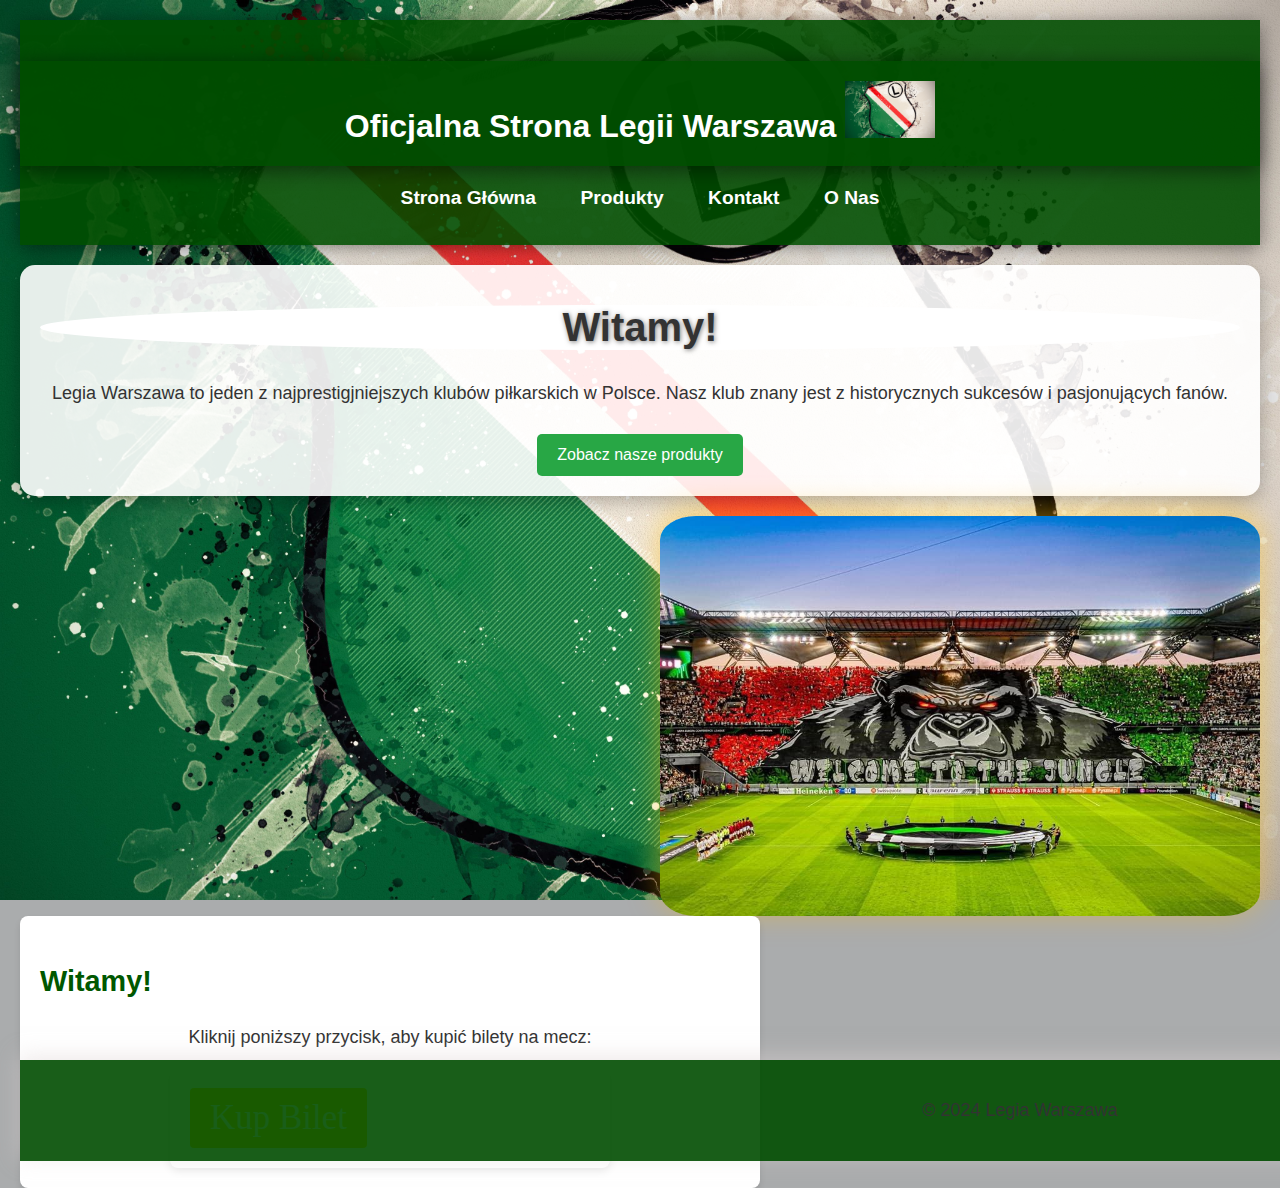
<file: templates/index.html>
<!DOCTYPE html>
<html lang="en">
<head>
    <meta charset="UTF-8">
    <meta name="viewport" content="width=device-width, initial-scale=1.0">
    <title>Legia Warszawa - Ana Sayfa</title>
    <link rel="stylesheet" href="/static/style.css">
</head>
<body>
    <header>
        <h1>Oficjalna Strona Legii Warszawa <img src="/static/img/arkaaaplan.jpg" alt="log" id="log"></h1>
        
        <nav>
            <ul>
                <li><a href="{{ url_for('index') }}">Strona Główna</a></li>
                <li><a href="/products">Produkty</a></li>
                <li><a href="/kontakt">Kontakt</a></li>
                <li><a href="/o-nas">O Nas</a></li>
            </ul>
            
        </nav>
    </header>
    <section class="welcome">
        <h2>Witamy!</h2>
        <p>Legia Warszawa to jeden z najprestigjniejszych klubów piłkarskich w Polsce. Nasz klub znany jest z historycznych sukcesów i pasjonujących fanów.</p>
        <a href="/products" class="button">Zobacz nasze produkty</a>
    </section>
    <img src="/static/img/stad1.jpeg" alt="gazetka" id="gazetka">
    <main class="con1">
        
        <section>
            <h3>Witamy!</h3>
            <p>Kliknij poniższy przycisk, aby kupić bilety na mecz:</p>
            <form action="/customer-info" method="get">
                <input type="submit" value="Kup Bilet" class="kup-bilet-button">
            </form>
        </section>
    </main><br><br><br><br><br><br><br><br><br><br><br><br><br><br><br><br><br><br><br><br><br><br><br><br><br><br><br><br><br><br>
    

    <footer>
        <p>&copy; 2024 Legia Warszawa</p>
    </footer>
</body>
</html>
</file>
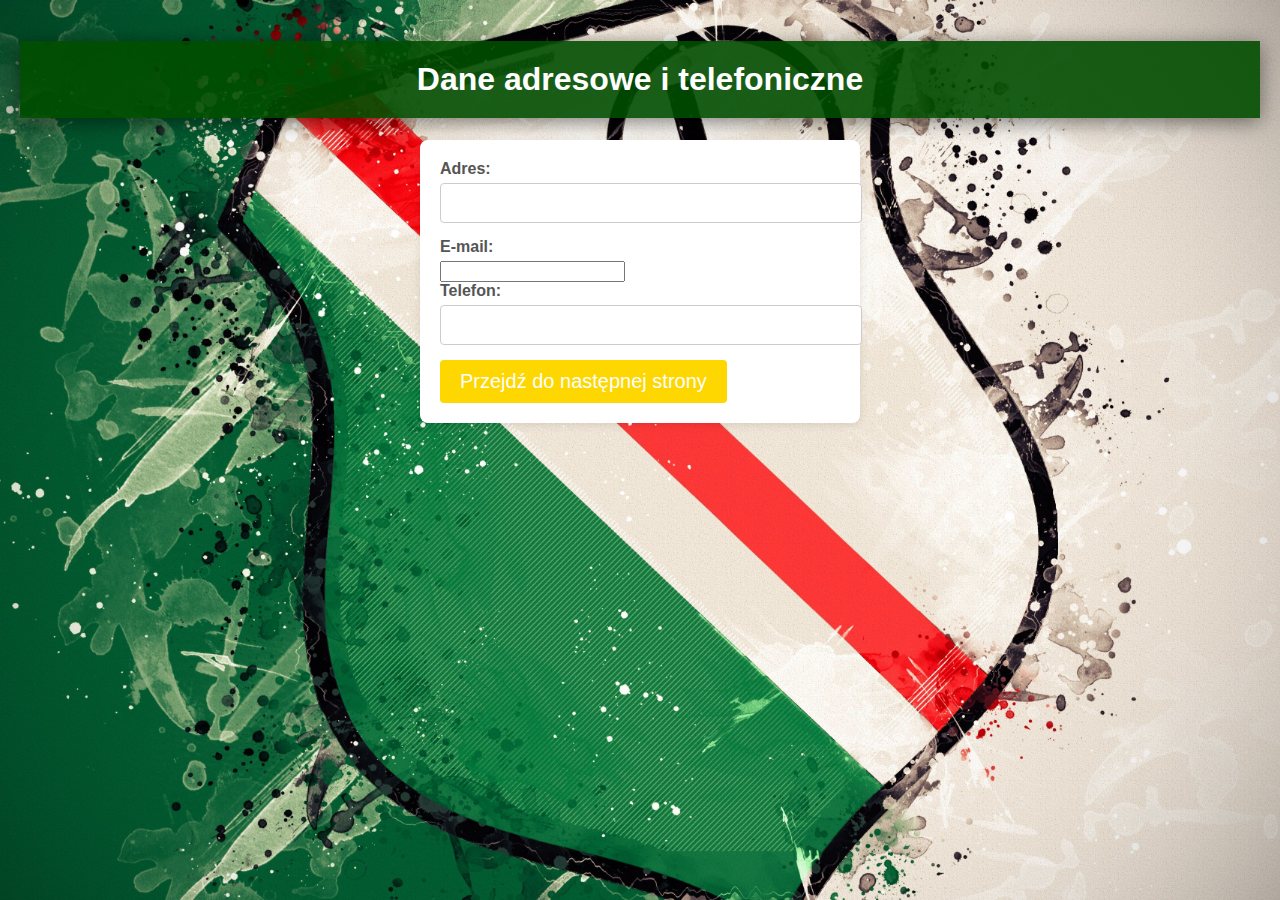
<file: templates/address.html>
<!DOCTYPE html>
<html lang="en">
<head>
    <meta charset="UTF-8">
    <meta name="viewport" content="width=device-width, initial-scale=1.0">
    <title>Dane adresowe i telefoniczne</title>
    <link rel="stylesheet" href="/static/style.css">
    
</head>
<body>
    <h1>Dane adresowe i telefoniczne</h1>
    <form action="/submit-address" method="post">
        <label for="address">Adres:</label>
        <input type="text" id="address" name="address" required><br>
        <label for="email">E-mail:</label>
         <input type="email" id="email" name="email" required><br>
        <label for="phone">Telefon:</label>
        <input type="text" id="phone" name="phone" required><br>
        <input type="submit" value="Przejdź do następnej strony" class="ticket-submit">
    </form>
</body>
</html>
</file>
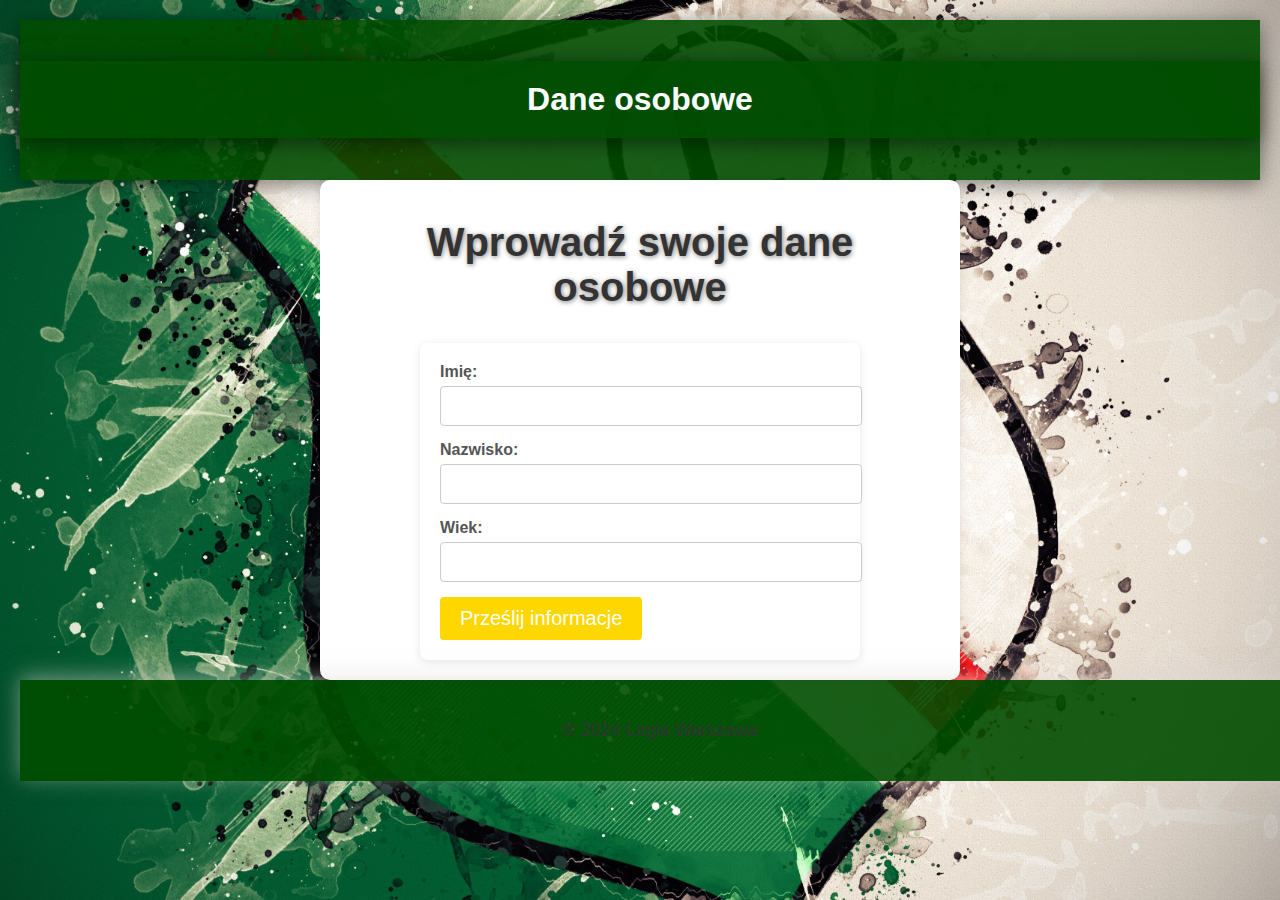
<file: templates/customer_info.html>
<!DOCTYPE html>
<html lang="en">
<head>
    <meta charset="UTF-8">
    <meta name="viewport" content="width=device-width, initial-scale=1.0">
    <title>Legia Warszawa - Dane osobowe</title>
    <link rel="stylesheet" href="/static/style.css">
</head>
<body>
    <header>
        <h1>Dane osobowe</h1>
    </header>

    <main>
        <section>
            <h2>Wprowadź swoje dane osobowe</h2>
            <form action="/submit-personal-info" method="post">
                <label for="first_name">Imię:</label>
                <input type="text" id="first_name" name="first_name" required><br>
                <label for="last_name">Nazwisko:</label>
                <input type="text" id="last_name" name="last_name" required><br>
                <label for="age">Wiek:</label>
                <input type="number" id="age" name="age" required><br>
                <input type="submit" value="Prześlij informacje" class="ticket-submit">
                
            </form>
        </section>
    </main>

    <footer>
        <p>&copy; 2024 Legia Warszawa</p>
    </footer>
</body>
</html>
</file>
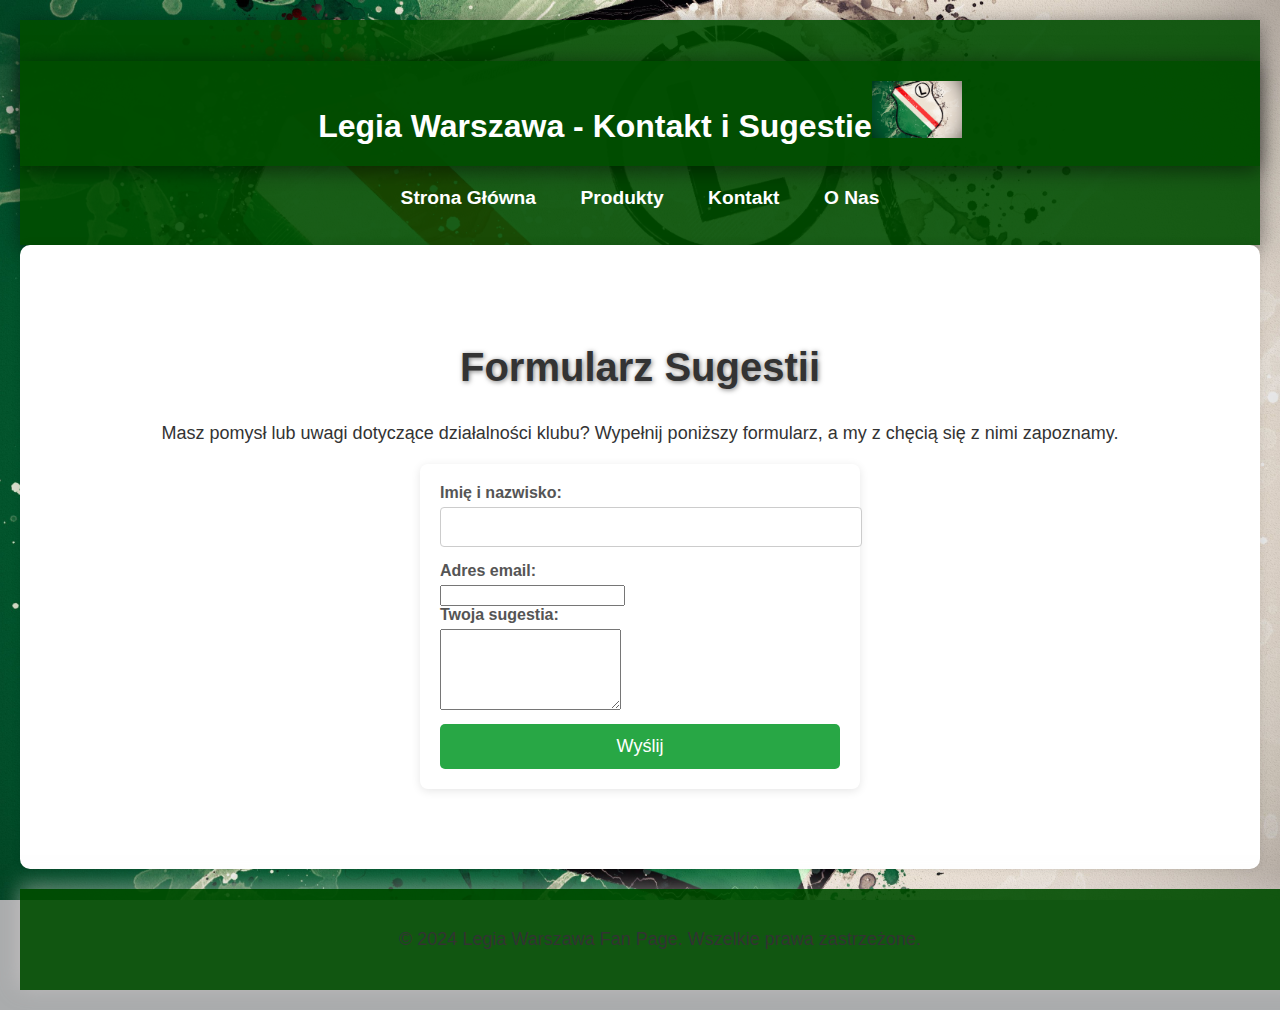
<file: templates/kontakt.html>
<!DOCTYPE html>
<html lang="pl">
<head>
    <meta charset="UTF-8">
    <meta name="viewport" content="width=device-width, initial-scale=1.0">
    <title>Legia Warszawa - Kontakt i Sugestie</title>
    <link rel="stylesheet" href="/static/style.css">
</head>
<body>
    <header>
        <h1>Legia Warszawa - Kontakt i Sugestie<img src="/static/img/arkaaaplan.jpg" alt="log" id="log"></h1>
        <nav>
            <ul>
                <li><a href="/">Strona Główna</a></li>
                <li><a href="/products">Produkty</a></li>
                <li><a href="/kontakt">Kontakt</a></li>
                <li><a href="/o-nas">O Nas</a></li>
            </ul>
        </nav>
    </header>
    
    <div class="content">
        <h2 class="section-title">Formularz Sugestii</h2>
        <p>Masz pomysł lub uwagi dotyczące działalności klubu? Wypełnij poniższy formularz, a my z chęcią się z nimi zapoznamy.</p>
        <form action="/submit-kontakt" method="post">
            <div class="form-group">
                <label for="name">Imię i nazwisko:</label>
                <input type="text" id="name" name="name" required>
            </div>
            <div class="form-group">
                <label for="email">Adres email:</label>
                <input type="email" id="email" name="email" required>
            </div>
            <div class="form-group">
                <label for="suggestion">Twoja sugestia:</label>
                <textarea id="suggestion" name="suggestion" rows="5" required></textarea>
            </div>
            <button type="submit" class="button">Wyślij</button>
        </form>
    </div>

    <footer>
        <p>© 2024 Legia Warszawa Fan Page. Wszelkie prawa zastrzeżone.</p>
    </footer>
</body>
</html>
</file>
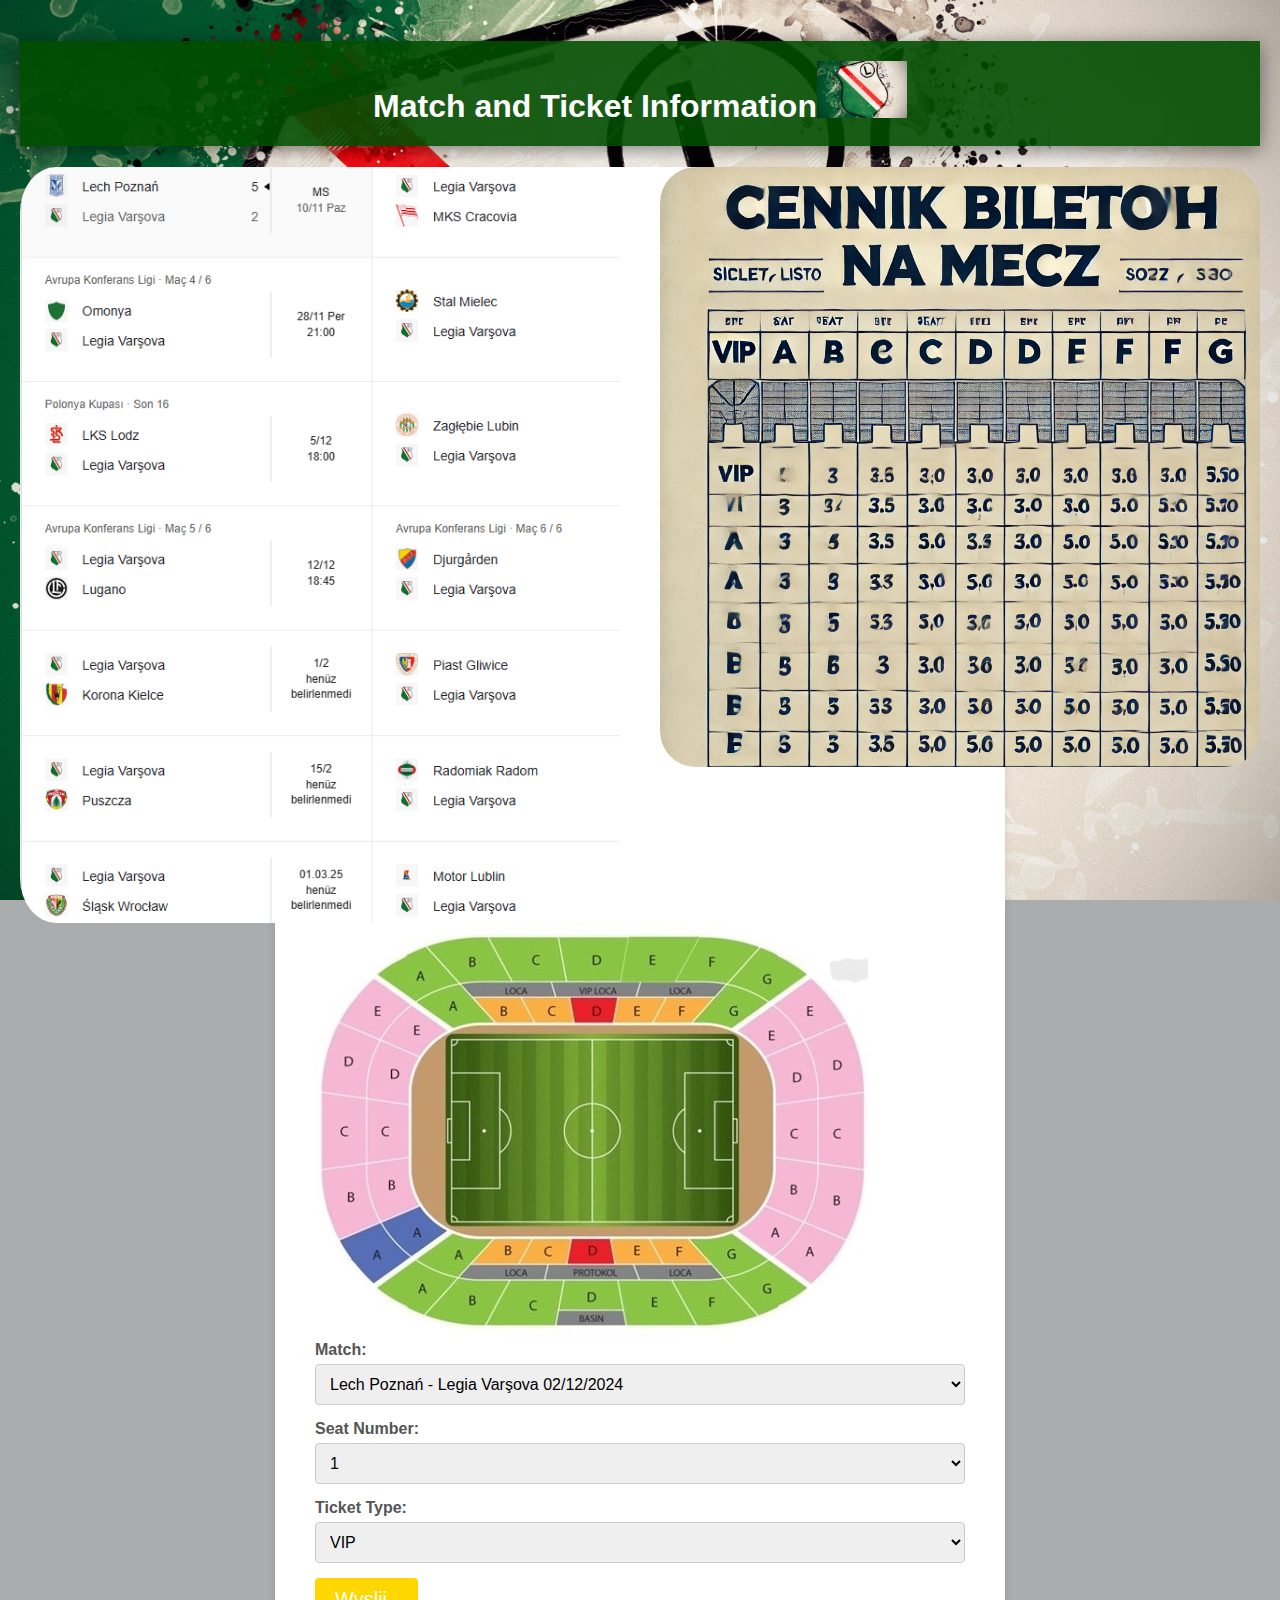
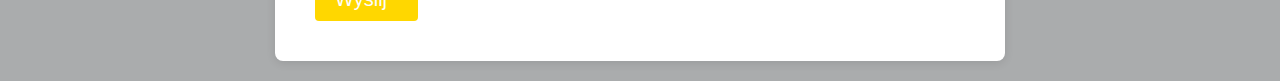
<file: templates/mecz.html>
<!DOCTYPE html>
<html lang="en">
<head>
    <meta charset="UTF-8">
    <meta name="viewport" content="width=device-width, initial-scale=1.0">
    <title>Ticket Information</title>
    <link rel="stylesheet" href="/static/style.css">
    
</head>
<body>
   
    <h1>Match and Ticket Information<img src="/static/img/arkaaaplan.jpg" alt="log" id="log"></h1>
    <img src="/static/img/cennik.webp" alt="cennik" id="cennik">
    <img src="/static/img/fikstur.PNG" alt="fikstur" id="fikstur">
   
    <form action="/submit-mecz" method="post" id="dane_bilety">
        <img src="/static/img/stad.jpg" alt="stadium" id="stadium">
        <label for="mecz">Match:</label>
        <select name="mecz" id="druzyna">
            <option value="Lech Poznań - Legia Varşova  02/12/2024">Lech Poznań - Legia Varşova  02/12/2024</option>
            <option value="Raków Częst - Legia Varşova  09/12/2024">Raków Częst - Legia Varşova  09/12/2024</option>
            <option value="Pogoń Szczecin - Legia Varşova  14/12/2024">Pogoń Szczecin - Legia Varşova  14/12/2024</option>
            <option value="Widzew Łódź - Legia Varşova  21/12/2024">Widzew Łódź - Legia Varşova  21/12/2024</option>
            <option value="Zagłębie Lubin - Legia Varşova  28/12/2024">Zagłębie Lubin - Legia Varşova  28/12/2024</option>
            <option value="Górnik Zabrze - Legia Varşova  05/01/2025">Górnik Zabrze - Legia Varşova  05/01/2025</option>
            <option value="Lechia Gdańsk - Legia Varşova  12/01/2025">Lechia Gdańsk - Legia Varşova  12/01/2025</option>
        </select><br>
       
        <label for="seat_number">Seat Number:</label>
        <select id="seat_number" name="seat_number" required>
            <option value="1">1</option>
            <option value="2">2</option>
            <option value="3">3</option>
            <option value="4">4</option>
            <option value="6">5</option>
            <option value="7">6</option>
            <option value="8">7</option>
            <option value="9">8</option>
            <option value="10">9</option>
            <option value="11">10</option>
            <option value="5">11</option>
            <option value="12">12</option>
            <option value="13">13</option>
            <option value="14">14</option>
            <option value="15">15</option>
            <option value="16">16</option>
            <option value="17">17</option>
            <option value="18">18</option>
            <option value="19">19</option>
            <option value="20">20</option>

        </select><br>
        <label for="ticket_type">Ticket Type:</label>
        <select id="ticket_type" name="ticket_type" required>
            <option value="vip">VIP</option>
            <option value="A">A</option>
            <option value="B">B</option>
            <option value="C">C</option>
            <option value="D">D</option>
            <option value="E">E</option>
            <option value="F">F</option>
            
        </select><br>
        <input type="submit" value="Wyslij  " class="ticket-submit">
    </form>
    
</body>
</html>
</file>
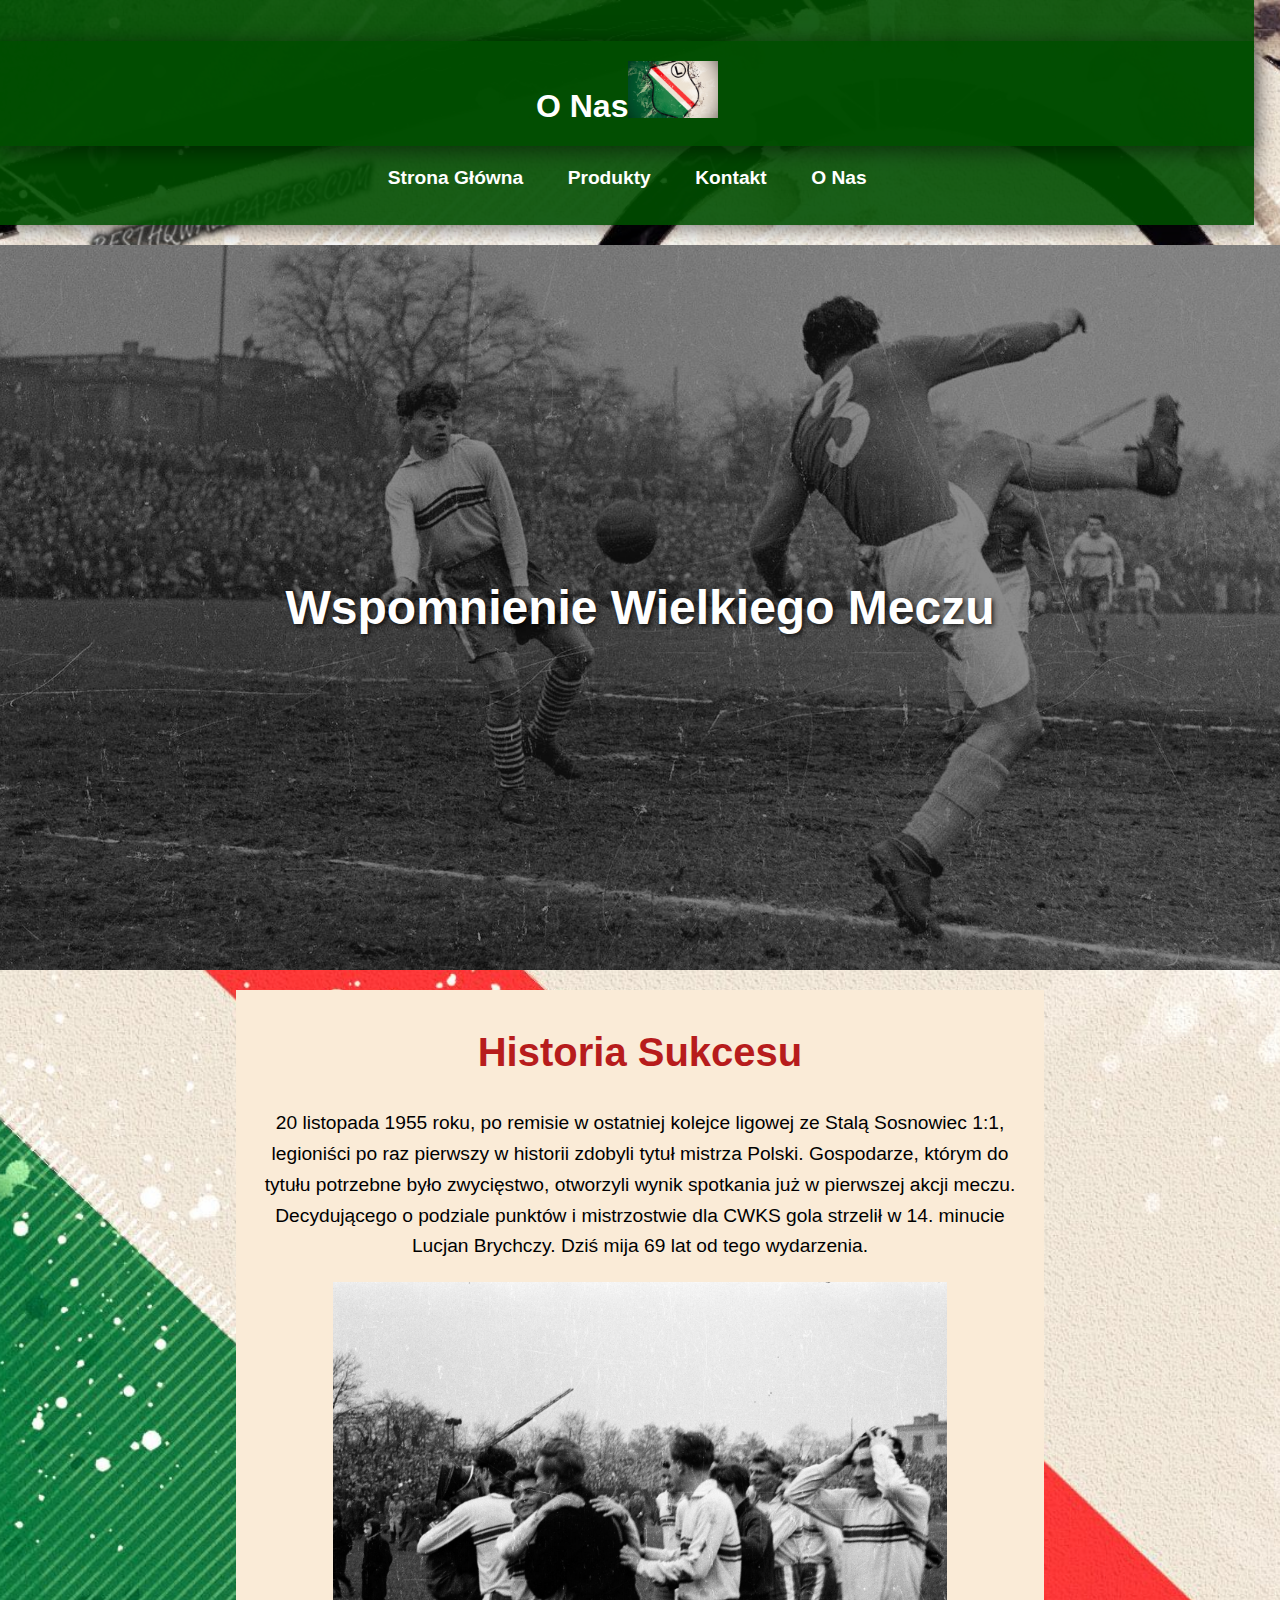
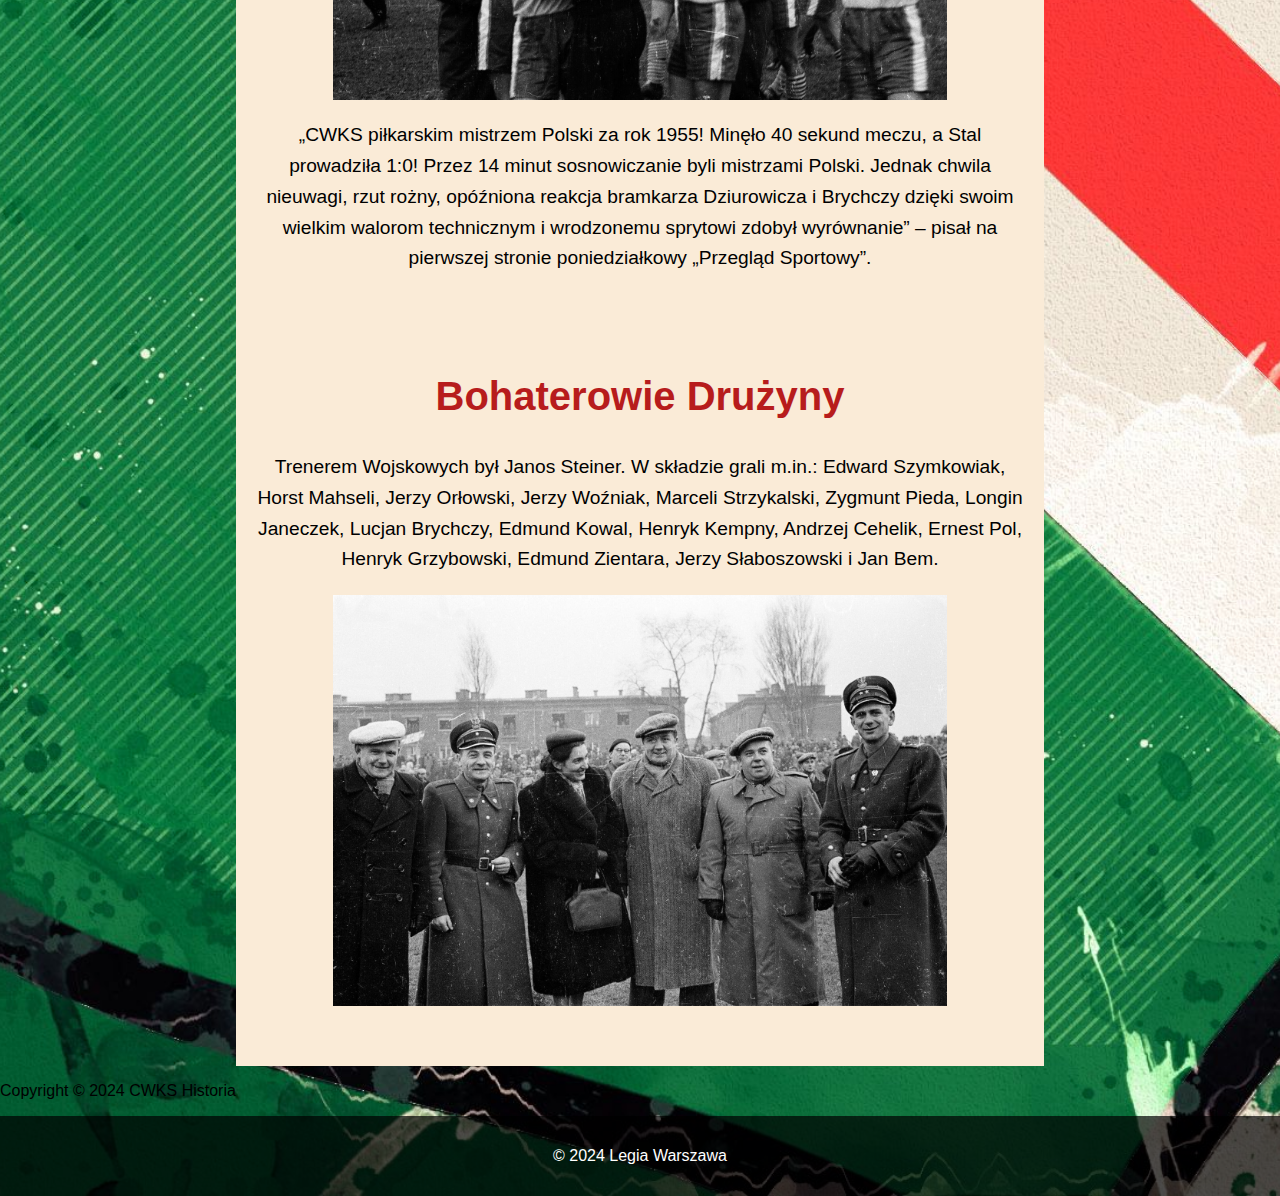
<file: templates/o_nas.html>
<!DOCTYPE html>
<html lang="pl">
<head>
    <meta charset="UTF-8">
    <meta name="viewport" content="width=device-width, initial-scale=1.0">
    <title>O Nas - Legia Warszawa</title>
    <link rel="stylesheet" href="/static/style1.css">
</head>
<body>
    <header>
        <h1>O Nas<img src="/static/img/arkaaaplan.jpg" alt="log" id="log"></h1>
        <nav>
            <ul>
                <li><a href="/">Strona Główna</a></li>
                <li><a href="/products">Produkty</a></li>
                <li><a href="/kontakt">Kontakt</a></li>
                <li><a href="/o-nas">O Nas</a></li>
            </ul>
        </nav>
    </header>
    <section class="hero">
        <img src="/static/img/old.jpeg" alt="Stadion CWKS">
        <div class="overlay">
            <h2>Wspomnienie Wielkiego Meczu</h2>
        </div>
    </section>
    <section class="content" id="historia">
        <h2>Historia Sukcesu</h2>
        <p>
            20 listopada 1955 roku, po remisie w ostatniej kolejce ligowej ze Stalą Sosnowiec 1:1, legioniści po raz pierwszy w historii zdobyli tytuł mistrza Polski. 
            Gospodarze, którym do tytułu potrzebne było zwycięstwo, otworzyli wynik spotkania już w pierwszej akcji meczu. Decydującego o podziale punktów i mistrzostwie 
            dla CWKS gola strzelił w 14. minucie Lucjan Brychczy. Dziś mija 69 lat od tego wydarzenia.
        </p>
        <img src="/static/img/old4.jpeg" alt="Zespół CWKS">
        <p>
            „CWKS piłkarskim mistrzem Polski za rok 1955! Minęło 40 sekund meczu, a Stal prowadziła 1:0! Przez 14 minut sosnowiczanie byli mistrzami Polski. 
            Jednak chwila nieuwagi, rzut rożny, opóźniona reakcja bramkarza Dziurowicza i Brychczy dzięki swoim wielkim walorom technicznym i wrodzonemu 
            sprytowi zdobył wyrównanie” – pisał na pierwszej stronie poniedziałkowy „Przegląd Sportowy”.
        </p>
    </section>
    <section class="content" id="bohaterowie">
        <h2>Bohaterowie Drużyny</h2>
        <p>
            Trenerem Wojskowych był Janos Steiner. W składzie grali m.in.: Edward Szymkowiak, Horst Mahseli, Jerzy Orłowski, Jerzy Woźniak, Marceli Strzykalski, 
            Zygmunt Pieda, Longin Janeczek, Lucjan Brychczy, Edmund Kowal, Henryk Kempny, Andrzej Cehelik, Ernest Pol, Henryk Grzybowski, Edmund Zientara, 
            Jerzy Słaboszowski i Jan Bem.
        </p>
        <img src="/static/img/old1.jpeg" alt="Lucjan Brychczy">
    </section>
    <p>Copyright &copy; 2024 CWKS Historia</p>

    <footer>
        <p>&copy; 2024 Legia Warszawa</p>
    </footer>
</body>
</html>
</file>
<file: static/style.css>
/* Genel Ayarlar */
body {
    font-family: 'Arial', sans-serif;
    margin: 0;
    padding: 0;
    background: url('/static/img/arkaaaplan.jpg') no-repeat center center fixed; /* Arka plan görseli */
    background-size: cover; /* Arka planın tamamen kaplaması */
    color: #333;
}

header {
    background: rgba(0, 77, 0, 0.9); /* Koyu yeşil arka plan */
    color: white;
    padding: 20px 0;
    text-align: center;
    box-shadow: 0 4px 20px rgba(0, 0, 0, 0.5); /* Gölgelendirme */
}
h1{
    background: rgba(0, 77, 0, 0.9); /* Koyu yeşil arka plan */
    color: white;
    padding: 20px 0;
    text-align: center;
    box-shadow: 0 4px 20px rgba(0, 0, 0, 0.5); /* Gölgelendirme */
}
nav ul {
    list-style: none;
    padding: 0;
}

nav ul li {
    display: inline;
    margin: 0 20px;
}

nav ul li a {
    color: white;
    text-decoration: none;
    font-weight: bold;
    font-size: 1.2em; /* Başlık boyutu */
    transition: color 0.3s, transform 0.3s; /* Animasyon efekti */
}

nav ul li a:hover {
    color: #cfcfcf; /* Hover rengi */
    transform: scale(1.1); /* Hover sırasında büyüme */
}

h2 {
    text-align: center;
    margin-top: 20px;
    font-size: 2.5em; /* Daha büyük başlık */
    text-shadow: 1px 1px 5px rgba(0, 0, 0, 0.5); /* Başlığa gölge efekti */
    background-color:#fff;
    border-radius: 70%;
    
    
}

main {
    padding: 40px 20px; /* Yüksek boşluk ekle */
    
}

.products {
    display: flex;
    justify-content: center;
    flex-wrap: wrap;
    gap: 30px; /* Ürünler arasındaki boşluk */
}

.product {
    background: rgba(238, 238, 238, 0.9); /* Beyaz, hafif şeffaf arka plan */
    border: 1px solid #ddd;
    border-radius: 15px; /* Daha yuvarlak kenarlar */
    box-shadow: 0 6px 20px rgba(0, 0, 0, 0.3);
    padding: 20px;
    text-align: center;
    width: 400px; /* Ürün genişliği artırıldı */
    transition: transform 0.3s, box-shadow 0.3s; /* Hover için animasyon */
}

.product:hover {
    transform: translateY(-8px); /* Hoverda yukarı hareket */
    box-shadow: 0 12px 30px rgba(231, 220, 220, 0.4); /* Hoverda gölge artır */
}

.product img {
    width: 100%;
    height: auto;
    border-radius: 10px; /* Yumuşak köşe */
}

h3 {
    font-size: 1.8em; /* Ürün başlık boyutu artırıldı */
    color: #005700; /* Ürün başlık rengi */
}

p {
    flex-grow: 1;
    color: #555; /* Daha açık metin rengi */
    font-size: 1.1em; /* Metin boyutunu artır */
}

.product-details {
    display: flex;
    flex-direction: column;
    align-items: center;
}

.price {
    display: block;
    font-weight: bold;
    margin: 15px 0;
    color: #28a745; /* Yeşil fiyat rengi */
    font-size: 1.4em; /* Fiyat boyutunu artır */
}

.add-to-cart {
    background: #28a745;
    border: none;
    color: white;
    padding: 12px 25px;
    cursor: pointer;
    border-radius: 5px;
    font-size: 1.1em; /* Buton boyutunu artır */
    margin-top: 10px;
    transition: background 0.3s, transform 0.2s;
}

.add-to-cart:hover {
    background: #218838;
    transform: scale(1.05); /* Hoverda büyüme */
}

/* Sepet bölümü için stil */
.cart {
    background: rgba(255, 255, 255, 0.9); /* Beyaz, hafif şeffaf arka plan */
    border: 1px solid #ddd;
    border-radius: 15px; /* Daha yuvarlak köşe */
    box-shadow: 0 6px 20px rgba(0, 0, 0, 0.3);
    margin: 20px auto;
    padding: 20px;
    max-width: 320px; /* Maksimum genişlik */
}

#cart-items {
    list-style: none;
    padding: 0;
}

#cart-items li {
    text-align: left;
}

footer {
    text-align: center;
    padding: 20px;
    background: rgba(0, 77, 0, 0.9); /* Koyu yeşil */
    color: white;
    font-size: 1em;
    position: relative;
    bottom: 0;
    width: 100%;
    box-shadow: 0 -4px 20px rgba(223, 213, 213, 0.5);
   
}

/* Varsayılan stiller */
.welcome, .club-info, .latest-news {
    background-color: rgba(255, 255, 255, 0.9); /* Beyaz, hafif şeffaf arka plan */
    border-radius: 15px; /* Daha yuvarlak kenarlar */
    margin: 20px 0;
    padding: 20px;
    box-shadow: 0 4px 20px rgba(0, 0, 0, 0.3);
    text-align: center;
}

.button {
    display: inline-block;
    background-color: #28a745; /* Yeşil */
    color: white;
    padding: 12px 20px;
    text-decoration: none;
    border-radius: 5px;
    transition: background-color 0.3s;
    margin-top: 10px;
}

.button:hover {
    background-color: #218838; /* Koyu yeşil */
}

.club-info img {
    max-width: 100%; /* Resmi sayfa genişliğine göre ayarla */
    height: auto; /* Orantıyı koru */
}

/* Son Güncellemeler */
.latest-news ul {
    list-style-type: disc; /* Madde işaretlerini göster */
    padding-left: 0; /* Sol boşluk kaldırıldı */
    text-align: center; /* Metni ortala */
    margin: 0 auto; /* Ortalamak için margin */
    display: inline-block; /* İçerik alanını genişlet */
}

.latest-news li {
    margin: 8px 0; /* Üst ve alt boşluk ekle */
    display: flex; /* Flexbox kullan */
    align-items: center; /* İçerikleri dikey ortala */
    justify-content: center; /* Madde işaretlerini ve metni ortala */
}

.latest-news li::marker {
    margin-right: 10px; /* Madde işareti ile metin arasına boşluk ekle */
}
body {
    font-family: 'Arial', sans-serif;
    margin: 0;
    padding: 0;
    background: url('/static/img/arkaaaplan.jpg') no-repeat center center fixed; /* Arka plan görseli */
    background-size: cover; /* Arka planın tamamen kaplaması */
    color: #333;
}

body {
    font-family: Arial, sans-serif; /* Yazı tipi */
    background-color: #f4f4f4; /* Arka plan rengi */
    margin: 0;
    padding: 20px; /* İçerik boşluğu */
}

form {
    background-color: #fff; /* Form arka plan rengi */
    padding: 20px; /* Form içi boşluk */
    border-radius: 8px; /* Kenarların yuvarlanması */
    box-shadow: 0 2px 10px rgba(0, 0, 0, 0.1); /* Gölge efekti */
    max-width: 400px; /* Maksimum genişlik */
    margin: auto; /* Ortala */
}

label {
    display: block; /* Etiketleri blok olarak göster */
    margin-bottom: 5px; /* Alt boşluk */
    font-weight: bold; /* Kalın yazı */
}

input[type="date"],
input[type="number"],
select {
    width: 100%; /* Genişlik 100% */
    padding: 10px; /* İç boşluk */
    margin-bottom: 15px; /* Alt boşluk */
    border: 1px solid #ccc; /* Kenar rengi */
    border-radius: 4px; /* Kenar yuvarlama */
    font-size: 16px; /* Yazı boyutu */
}

input[type="date"]:focus,
input[type="number"]:focus,
select:focus {
    border-color: #007bff; /* Odaklanma rengi */
    outline: none; /* Kenar çizgisi kaldırma */
}

button {
    background-color: #007bff; /* Düğme arka plan rengi */
    color: white; /* Düğme yazı rengi */
    padding: 10px 15px; /* İç boşluk */
    border: none; /* Kenar yok */
    border-radius: 4px; /* Kenar yuvarlama */
    cursor: pointer; /* İmleci el yapma */
    font-size: 16px; /* Yazı boyutu */
    transition: background-color 0.3s; /* Geçiş efekti */
    cursor: pointer;
}

button:hover {
    background-color: #0056b3; /* Üzerine gelindiğinde renk değişimi */
}
body {
    font-family: Arial, sans-serif; /* Yazı tipi */
    background-color: #aaacad; /* Arka plan rengi */
    margin: 0;
    padding: 20px; /* İçerik boşluğu */
}

main {
    max-width: 600px; /* Maksimum genişlik */
    margin: 0 auto; /* Ortala */
    padding: 20px; /* İçerik boşluğu */
    background-color: #fff; /* Form arka plan rengi */
    border-radius: 10px; /* Kenarların yuvarlanması */
    box-shadow: 0 2px 10px rgba(0, 0, 0, 0.1); /* Gölge efekti */
}

h2 {
    text-align: center; /* Başlık ortalanmış */
    color: #333; /* Başlık rengi */
}

label {
    display: block; /* Etiketleri blok olarak göster */
    margin-bottom: 5px; /* Alt boşluk */
    font-weight: bold; /* Kalın yazı */
    color: #555; /* Etiket rengi */
}

input[type="text"] {
    width: 100%; /* Genişlik 100% */
    padding: 10px; /* İç boşluk */
    margin-bottom: 15px; /* Alt boşluk */
    border: 1px solid #ccc; /* Kenar rengi */
    border-radius: 4px; /* Kenar yuvarlama */
    font-size: 16px; /* Yazı boyutu */
}

input[type="text"]:focus {
    border-color: #007bff; /* Odaklanma rengi */
    outline: none; /* Kenar çizgisi kaldırma */
}

p {
    text-align: center; /* Paragraf ortalanmış */
    font-size: 18px; /* Yazı boyutu */
    color: #333; /* Renk */
    margin: 20px 0; /* Üst ve alt boşluk */
}

button {
    display: block; /* Düğme blok olarak göster */
    width: 100%; /* Genişlik 100% */
    padding: 10px; /* İç boşluk */
    border: none; /* Kenar yok */
    border-radius: 4px; /* Kenar yuvarlama */
    background-color: #28a745; /* Düğme arka plan rengi */
    color: white; /* Düğme yazı rengi */
    font-size: 18px; /* Yazı boyutu */
    cursor: pointer; /* İmleci el yapma */
    transition: background-color 0.3s; /* Geçiş efekti */
}

button:hover {
    background-color: #218838; /* Üzerine gelindiğinde renk değişimi */
}


.kup-bilet-button {
    background-color: #afa54c; /* Butonun yeşil arka plan rengi */
    color: rgb(255, 247, 247); /* Buton metni beyaz */
    border: none; /* Butonun kenarlığı yok */
    padding: 15px 32px; /* Butonun içindeki metni çevreleyen boşluklar */
    text-align: left; /* Metni ortalamak için */
    text-decoration: none; /* Alt çizgi olmaması için */
    display: inline-block; /* Butonu düzgün yerleştirmek için */
    font-family: Cambria, Cochin, Georgia, Times, 'Times New Roman', serif;
    font-size: 16px; /* Buton metninin boyutu */
    border-radius: 8px; /* Kenarları yuvarlak yapmak için */
    cursor: pointer; /* Fare ile üzerine gelindiğinde işaretçi değişir */
    transition: background-color 0.3s ease; /* Hover efekti için geçiş animasyonu */
}

/* Buton üzerine gelindiğinde değişiklik */
.kup-bilet-button:hover {
    background-color: #45a049; /* Hover durumunda arka plan rengi koyulaşır */
}

/* Buton tıklanırken değişiklik */
.kup-bilet-button:active {
    background-color: #3e8e41; /* Tıklanma durumunda buton daha koyu olur */
}
.header {
    background-color: #449b01;
    color: white;
    padding: 15px 0;
    text-align: center;
}
.content {
    background-color: #ffffff;
    padding: 80px;
    border-radius: 10px;
    margin-bottom: 20px;
    box-shadow: 0 0 10px rgba(0, 0, 0, 0.1);
}
     
#stadium{
    max-width: 100%;
    border-radius: 4%;
   
}
#cennik{
    max-width: 600px;
    border-radius: 6%;
    float: right;
    
}
#dane_bilety{
  
    background-color: #fff; /* Form arka plan rengi */
    padding: 40px; /* Form içi boşluk */
    border-radius: 8px; /* Kenarların yuvarlanması */
    box-shadow: 0 2px 10px rgba(0, 0, 0, 0.1); /* Gölge efekti */
    max-width: 650px; /* Maksimum genişlik */
    margin: auto; /* Ortala */
}
#fikstur{
    max-width: 600px;
    border-radius: 6%;
    float: left;
    
}
.page_products{
    max-width: 10000px;
}


#gazetka{
    max-width: 600px;
    max-height: 400px;
    border-radius: 6%;
    float: right;
    box-shadow: 0 -5px 30px rgba(255, 187, 0, 0.5);
}
.con1{
    width: 100%;
    max-width: 700px; /* Sets a limit for large screens */
    max-height: 900px;
    background: white;
    border-radius: 8px;
    padding: 20px;
    box-shadow: 0 4px 6px rgba(0, 0, 0, 0.1);
    float: left;
    
    
}
#log{
    max-width: 90px;
    
    
}
.kup-bilet-button {
    background-color: gold;
    border: none;
    padding: 10px 20px;
    font-size: 35px;
    cursor: pointer;
    border-radius: 4px;
    
}
.kup-bilet-button:hover {
    background-color: darkgoldenrod;
}
.ticket-submit {
    background-color: gold;
    color: #fcfdfd;
    border: none;
    padding: 10px 20px;
    font-size: 20px;
    cursor: pointer;
    border-radius: 4px;
}
</file>
<file: static/style1.css>
body {
    font-family: Arial, sans-serif;
    margin: 0;
    padding: 0;
    background-color: #f0f0f0;
    background-image: url('/static/img/arkaaaplan.jpg'); /* Arka Plan */
    background-size: cover;
    background-position: center;

}
header {
    background: rgba(0, 77, 0, 0.9); /* Koyu yeşil arka plan */
    color: white;
    padding: 20px 0;
    text-align: center;
    box-shadow: 0 4px 20px rgba(0, 0, 0, 0.5); /* Gölgelendirme */
    max-width:98%;
}
h1{
    background: rgba(0, 77, 0, 0.9); /* Koyu yeşil arka plan */
    color: white;
    padding: 20px 0;
    text-align: center;
    box-shadow: 0 4px 20px rgba(0, 0, 0, 0.5); /* Gölgelendirme */
}
nav ul {
    list-style: none;
    padding: 0;
}

nav ul li {
    display: inline;
    margin: 0 20px;
}

nav ul li a {
    color: white;
    text-decoration: none;
    font-weight: bold;
    font-size: 1.2em; /* Başlık boyutu */
    transition: color 0.3s, transform 0.3s; /* Animasyon efekti */
}

nav ul li a:hover {
    color: #cfcfcf; /* Hover rengi */
    transform: scale(1.1); /* Hover sırasında büyüme */
}

.hero {
    position: relative;
    text-align: center;
    color: white;
    margin: 20px 0;
}
.hero img {
    width: 120%;
    height: auto;
    margin: 0 auto;
    display: block;
}
.hero .overlay {
    position: absolute;
    top: 0;
    left: 0;
    right: 0;
    bottom: 0;
    background: rgba(26, 25, 25, 0.5);
    display: flex;
    justify-content: center;
    align-items: center;
}
.hero h2 {
    font-size: 3rem;
    text-shadow: 2px 2px 5px rgba(0, 0, 0, 0.8);
}
.content {
    padding: 40px 20px;
    text-align: center;
    background-color: antiquewhite;
    max-width: 60%;
    margin: 0 auto; /* Yatayda ortalamayı sağlar */
}

.content h2 {
    color: #b71c1c;
    margin-top: 0;
    font-size: 2.5rem;
}
.content p {
    font-size: 1.2rem;
    line-height: 1.6;
    margin: 20px 0;
}
.content img {
    max-width: 80%;
    height: auto;
    margin: 20px 0;
    display: block;
    margin-left: auto;
    margin-right: auto;
}
footer {
    background: rgba(0, 0, 0, 0.7);
    color: white;
    text-align: center;
    padding: 15px 10px;
}
footer a {
    color: white;
    text-decoration: none;
}

#log{
    max-width: 90px;
    
    
}
</file>
